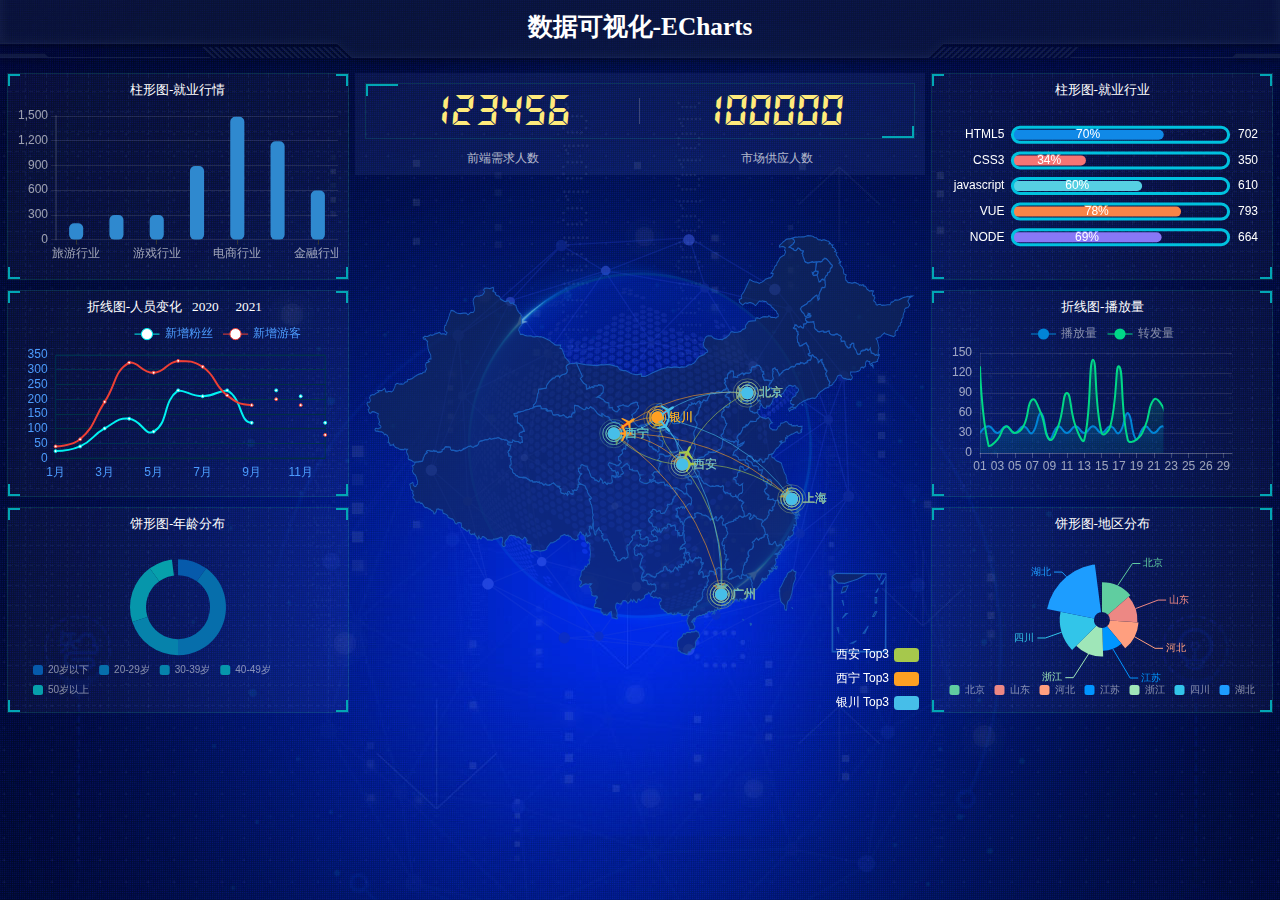
<file: index.html>
<!DOCTYPE html>
<html lang="en">

<head>
    <meta charset="UTF-8" />
    <meta name="viewport" content="width=device-width, initial-scale=1.0" />
    <title>数据可视化</title>
    <link rel="stylesheet" href="css/index.css" />

</head>

<body>
    <!-- 头部的盒子 -->
    <header>
        <h1>数据可视化-ECharts</h1>
        <div class="showTime"></div>
        <script>
            var t = null;
            t = setTimeout(time, 1000); //开始运行
            function time() {
                clearTimeout(t); //清除定时器
                dt = new Date();
                var y = dt.getFullYear();
                var mt = dt.getMonth() + 1;
                var day = dt.getDate();
                var h = dt.getHours(); //获取时
                var m = dt.getMinutes(); //获取分
                var s = dt.getSeconds(); //获取秒
                document.querySelector(".showTime").innerHTML = "当前时间:  " + y + "年" + mt + "月" + day +
                    "-" + h + "时" + m + "分" + s + "秒";
                t = setTimeout(time, 1000); //设定定时器,循环运行
            }
        </script>
    </header>
    <!-- 页面主体部分 -->
    <section class="mainbox">
        <div class="column">
            <div class="panel bar">
                <h2>柱形图-就业行情</h2>
                <div class="chart">图表</div>
                <div class="panel-footer"></div>
            </div>
            <div class="panel line">
                <h2>折线图-人员变化
                    <a href="javascript:;">2020</a>
                    <a href="javascript:;">2021</a>
                </h2>
                <div class="chart">图表</div>
                <div class="panel-footer"></div>
            </div>
            <div class="panel pie">
                <h2>饼形图-年龄分布</h2>
                <div class="chart">图表</div>
                <div class="panel-footer"></div>
            </div>
        </div>
        <div class="column">
            <!-- no模块制作 -->
            <div class="no">
                <div class="no-hd">
                    <ul>
                        <li>123456</li>
                        <li>100000</li>
                    </ul>
                </div>
                <div class="no-bd">
                    <ul>
                        <li>前端需求人数</li>
                        <li>市场供应人数</li>
                    </ul>
                </div>
            </div>
            <!-- 地图模块 -->
            <div class="map">
                <div class="map1"></div>
                <div class="map2"></div>
                <div class="map3"></div>
                <div class="chart">地图模块</div>
            </div>
        </div>
        <div class="column">
            <div class="panel bar2">
                <h2>柱形图-就业行业</h2>
                <div class="chart">图表</div>
                <div class="panel-footer"></div>
            </div>
            <div class="panel line2">
                <h2>折线图-播放量</h2>
                <div class="chart">图表</div>
                <div class="panel-footer"></div>
            </div>
            <div class="panel pie2">
                <h2>饼形图-地区分布</h2>
                <div class="chart">图表</div>
                <div class="panel-footer"></div>
            </div>
        </div>
    </section>
    <script src="js/flexible.js"></script>
    <script src="js/echarts.min.js"></script>
    <!-- 引入jquery -->
    <script src="js/jquery.js"></script>
    <!-- 必须先引入china.js这个文件 因为中国地图需要 -->
    <script src="js/china.js"></script>
    <script src="js/index.js"></script>
</body>

</html>
</file>
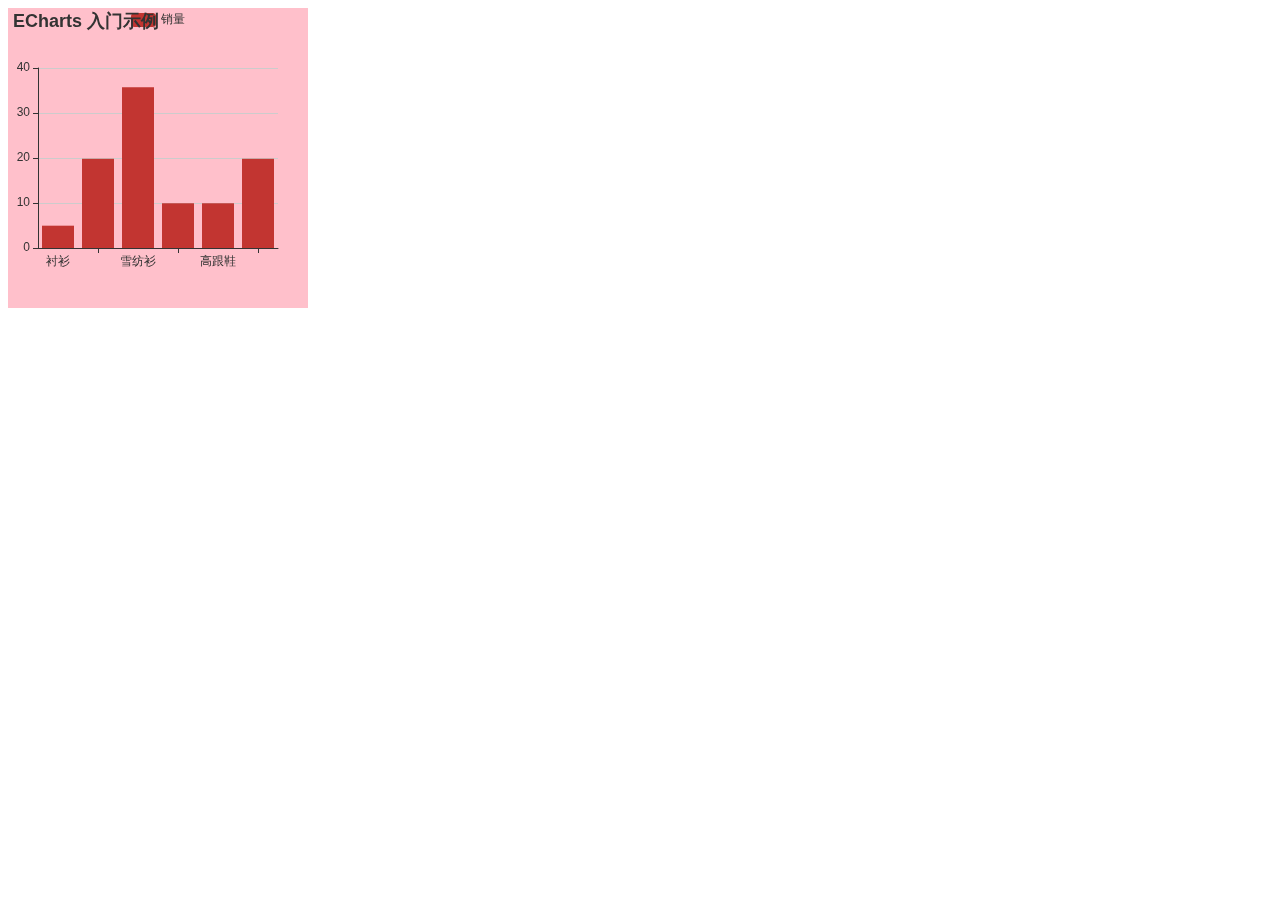
<file: ECharts使用步骤.html>
<!DOCTYPE html>
<html lang="en">

<head>
    <meta charset="UTF-8" />
    <meta name="viewport" content="width=device-width, initial-scale=1.0" />
    <title>Document</title>
    <style>
        .box {
            width: 300px;
            height: 300px;
            background-color: pink;
        }
    </style>
</head>

<body>
    <div class="box"></div>
    <script src="js/echarts.min.js"></script>
    <script>
        // 初始化实例对象 echarts.init(dom容器);
        var myChart = echarts.init(document.querySelector(".box"));
        //指定配置项和数据
        var option = {
            title: {
                text: 'ECharts 入门示例'
            },
            tooltip: {},
            legend: {
                data: ['销量']
            },
            xAxis: {
                data: ["衬衫", "羊毛衫", "雪纺衫", "裤子", "高跟鞋", "袜子"]
            },
            yAxis: {},
            series: [{
                name: '销量',
                type: 'bar',
                data: [5, 20, 36, 10, 10, 20]
            }]
        };
        //把配置项给实例对象
        myChart.setOption(option);
    </script>
</body>

</html>
</file>
<file: css/index.css>
* {
  margin: 0;
  padding: 0;
  box-sizing: border-box;
}
li {
  list-style: none;
}
@font-face {
  font-family: electronicFont;
  src: url(../font/DS-DIGIT.TTF);
}
body {
  background: url(../images/bg.jpg) no-repeat top center;
  line-height: 1.15;
}
header {
  height: 1.25rem;
  background: url(../images/head_bg.png) no-repeat;
  background-size: 100% 100%;
}
header h1 {
  font-size: 0.475rem;
  color: #fff;
  text-align: center;
  line-height: 1rem;
}
header .showTime {
  position: absolute;
  right: 0.375rem;
  top: 0;
  line-height: 0.9375rem;
  color: rgba(255, 255, 255, 0.7);
  font-size: 0.25rem;
}
.mainbox {
  display: flex;
  min-width: 1024px;
  max-width: 1920px;
  margin: 0 auto;
  padding: 0.125rem 0.125rem 0;
}
.mainbox .column {
  flex: 3;
}
.mainbox .column:nth-child(2) {
  flex: 5;
  margin: 0 0.125rem 0.1875rem;
  overflow: hidden;
}
.mainbox .panel {
  position: relative;
  height: 3.875rem;
  padding: 0 0.1875rem 0.5rem;
  border: 1px solid rgba(25, 186, 139, 0.17);
  margin-bottom: 0.1875rem;
  background: url(../images/line.png) rgba(255, 255, 255, 0.03);
}
.mainbox .panel::before {
  position: absolute;
  top: 0;
  left: 0;
  width: 10px;
  height: 10px;
  border-left: 2px solid #02a6b5;
  border-top: 2px solid #02a6b5;
  content: "";
}
.mainbox .panel::after {
  position: absolute;
  top: 0;
  right: 0;
  width: 10px;
  height: 10px;
  border-right: 2px solid #02a6b5;
  border-top: 2px solid #02a6b5;
  content: "";
}
.mainbox .panel .panel-footer {
  position: absolute;
  bottom: 0;
  left: 0;
  width: 100%;
}
.mainbox .panel .panel-footer::before {
  position: absolute;
  left: 0;
  bottom: 0;
  width: 10px;
  height: 10px;
  border-left: 2px solid #02a6b5;
  border-bottom: 2px solid #02a6b5;
  content: "";
}
.mainbox .panel .panel-footer::after {
  position: absolute;
  bottom: 0;
  right: 0;
  width: 10px;
  height: 10px;
  border-right: 2px solid #02a6b5;
  border-bottom: 2px solid #02a6b5;
  content: "";
}
.mainbox .panel h2 {
  height: 0.6rem;
  color: #fff;
  line-height: 0.6rem;
  text-align: center;
  font-size: 0.25rem;
  font-weight: 400;
}
.mainbox .panel h2 a {
  color: #fff;
  text-decoration: none;
  margin: 0 0.125rem;
}
.mainbox .panel .chart {
  height: 3rem;
}
.no {
  background: rgba(101, 132, 226, 0.1);
  padding: 0.1875rem;
}
.no .no-hd {
  position: relative;
  border: 1px solid rgba(25, 186, 139, 0.17);
}
.no .no-hd::before {
  position: absolute;
  top: 0;
  left: 0;
  content: '';
  width: 30px;
  height: 10px;
  border-top: 2px solid #02a6b5;
  border-left: 2px solid #02a6b5;
}
.no .no-hd::after {
  position: absolute;
  bottom: 0;
  right: 0;
  content: '';
  width: 30px;
  height: 10px;
  border-bottom: 2px solid #02a6b5;
  border-right: 2px solid #02a6b5;
}
.no .no-hd ul {
  display: flex;
}
.no .no-hd ul li {
  position: relative;
  flex: 1;
  line-height: 1rem;
  font-size: 0.875rem;
  color: #ffeb7b;
  text-align: center;
  font-family: electronicFont;
}
.no .no-hd ul li:nth-child(1)::after {
  content: '';
  position: absolute;
  top: 25%;
  right: 0;
  height: 50%;
  width: 1px;
  background: rgba(255, 255, 255, 0.2);
}
.no .no-bd ul {
  display: flex;
}
.no .no-bd ul li {
  flex: 1;
  text-align: center;
  color: rgba(255, 255, 255, 0.7);
  font-size: 0.225rem;
  height: 0.5rem;
  line-height: 0.5rem;
  padding-top: 0.125rem;
}
.map {
  position: relative;
  height: 10.125rem;
}
.map .map1 {
  width: 6.475rem;
  height: 6.475rem;
  position: absolute;
  top: 50%;
  left: 50%;
  transform: translate(-50%, -50%);
  background: url(../images/map.png);
  background-size: 100% 100%;
  opacity: 0.3;
}
.map .map2 {
  width: 8.0375rem;
  height: 8.0375rem;
  position: absolute;
  top: 50%;
  left: 50%;
  transform: translate(-50%, -50%);
  background: url(../images/lbx.png);
  background-size: 100% 100%;
  opacity: 0.6;
  animation: rotate1 15s linear infinite;
}
.map .map3 {
  width: 7.075rem;
  height: 7.075rem;
  position: absolute;
  top: 50%;
  left: 50%;
  transform: translate(-50%, -50%);
  background: url(../images/jt.png);
  background-size: 100% 100%;
  opacity: 0.6;
  animation: rotate2 10s linear infinite;
}
.map .chart {
  position: absolute;
  top: 0;
  left: 0;
  width: 100%;
  height: 10.125rem;
}
@keyframes rotate1 {
  from {
    transform: translate(-50%, -50%) rotate(0deg);
  }
  to {
    transform: translate(-50%, -50%) rotate(360deg);
  }
}
@keyframes rotate2 {
  from {
    transform: translate(-50%, -50%) rotate(0deg);
  }
  to {
    transform: translate(-50%, -50%) rotate(-360deg);
  }
}
@media screen and (max-width: 1024px) {
  html {
    font-size: 42px !important;
  }
}
@media screen and (min-width: 1920) {
  html {
    font-size: 80px !important;
  }
}
</file>
